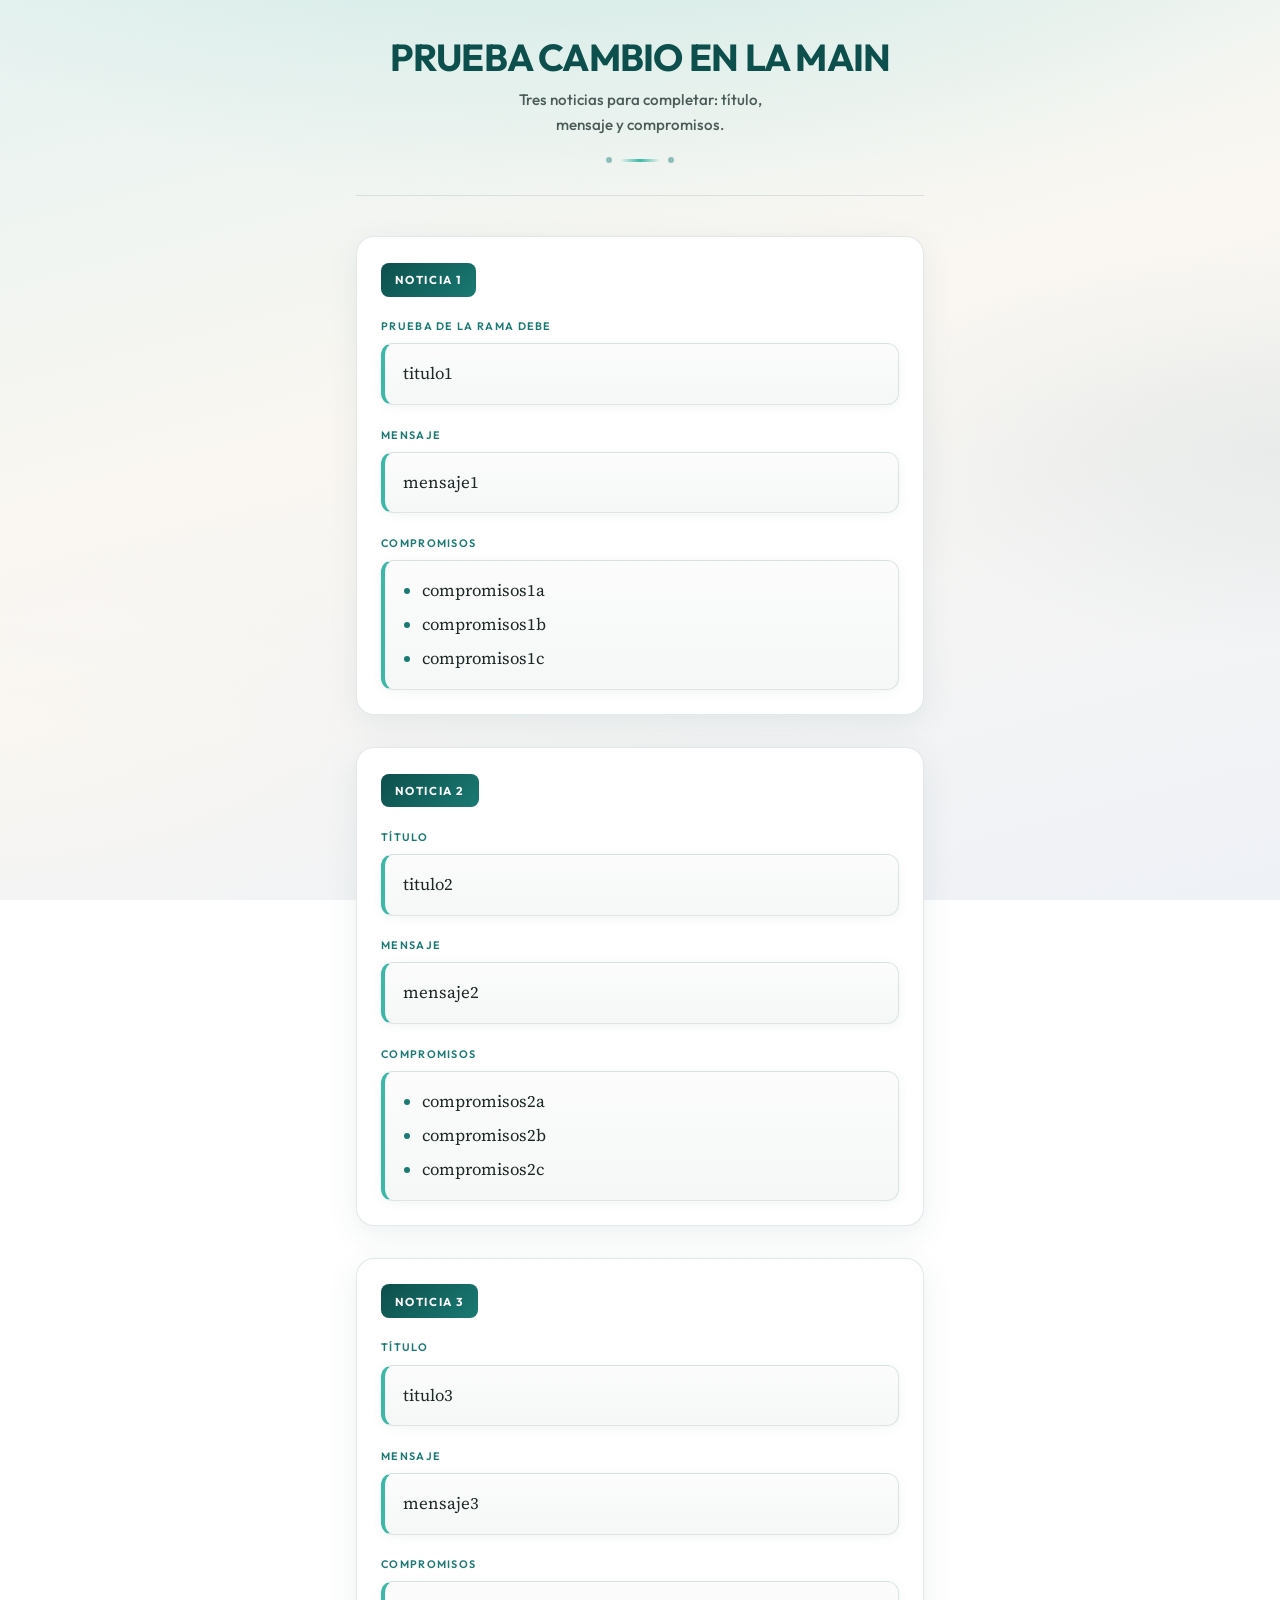
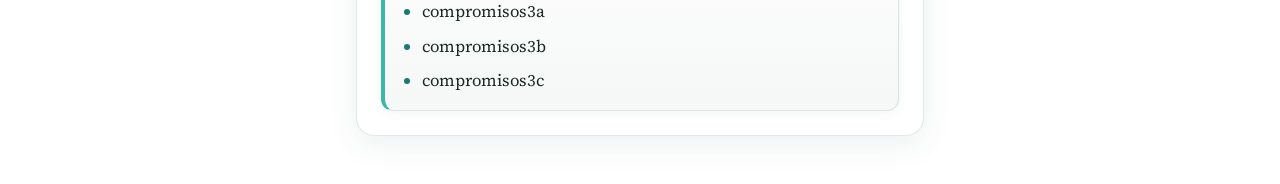
<file: index.html>
<!doctype html>
<html lang="es">
  <head>
    <meta charset="UTF-8" />
    <meta name="viewport" content="width=device-width, initial-scale=1.0" />
    <title>Voces para la Paz</title>

    <!--fuentes de imoportacion-->
    <link rel="preconnect" href="https://fonts.googleapis.com" />
    <link rel="preconnect" href="https://fonts.gstatic.com" crossorigin />
    <link
      href="https://fonts.googleapis.com/css2?family=Outfit:wght@500;600;700&family=Source+Serif+4:ital,opsz,wght@0,8..60,400;0,8..60,600;1,8..60,400&display=swap"
      rel="stylesheet"
    />
    <!-- importacion de la hoja de estilos-->
    <link rel="stylesheet" href="estilos.css" />
  </head>

  <body>
    <div class="pagina">
      <header class="encabezado">
        <h1>PRUEBA CAMBIO EN LA MAIN</h1>
        <p class="subtitulo">
          Tres noticias para completar: título, mensaje y compromisos.
        </p>
        <div class="decor" aria-hidden="true"><span></span></div>
      </header>

      <main class="noticias">
        <article class="plantilla">
          <h2 class="titulo-noticia">Noticia 1</h2>

          <section>
            <h3>prueba de la rama debe</h3>
            <div class="caja">
              <p>titulo1</p>
            </div>
          </section>

          <section>
            <h3>Mensaje</h3>
            <div class="caja">
              <p>mensaje1</p>
            </div>
          </section>

          <section>
            <h3>Compromisos</h3>
            <div class="caja">
              <ul>
                <li>compromisos1a</li>
                <li>compromisos1b</li>
                <li>compromisos1c</li>
              </ul>
            </div>
          </section>
        </article>

        <article class="plantilla">
          <h2 class="titulo-noticia">Noticia 2</h2>

          <section>
            <h3>Título</h3>
            <div class="caja">
              <p>titulo2</p>
            </div>
          </section>

          <section>
            <h3>Mensaje</h3>
            <div class="caja">
              <p>mensaje2</p>
            </div>
          </section>

          <section>
            <h3>Compromisos</h3>
            <div class="caja">
              <ul>
                <li>compromisos2a</li>
                <li>compromisos2b</li>
                <li>compromisos2c</li>
              </ul>
            </div>
          </section>
        </article>

        <article class="plantilla">
          <h2 class="titulo-noticia">Noticia 3</h2>

          <section>
            <h3>Título</h3>
            <div class="caja">
              <p>titulo3</p>
            </div>
          </section>

          <section>
            <h3>Mensaje</h3>
            <div class="caja">
              <p>mensaje3</p>
            </div>
          </section>

          <section>
            <h3>Compromisos</h3>
            <div class="caja">
              <ul>
                <li>compromisos3a</li>
                <li>compromisos3b</li>
                <li>compromisos3c</li>
              </ul>
            </div>
          </section>
        </article>
      </main>
    </div>
  </body>
</html>
</file>
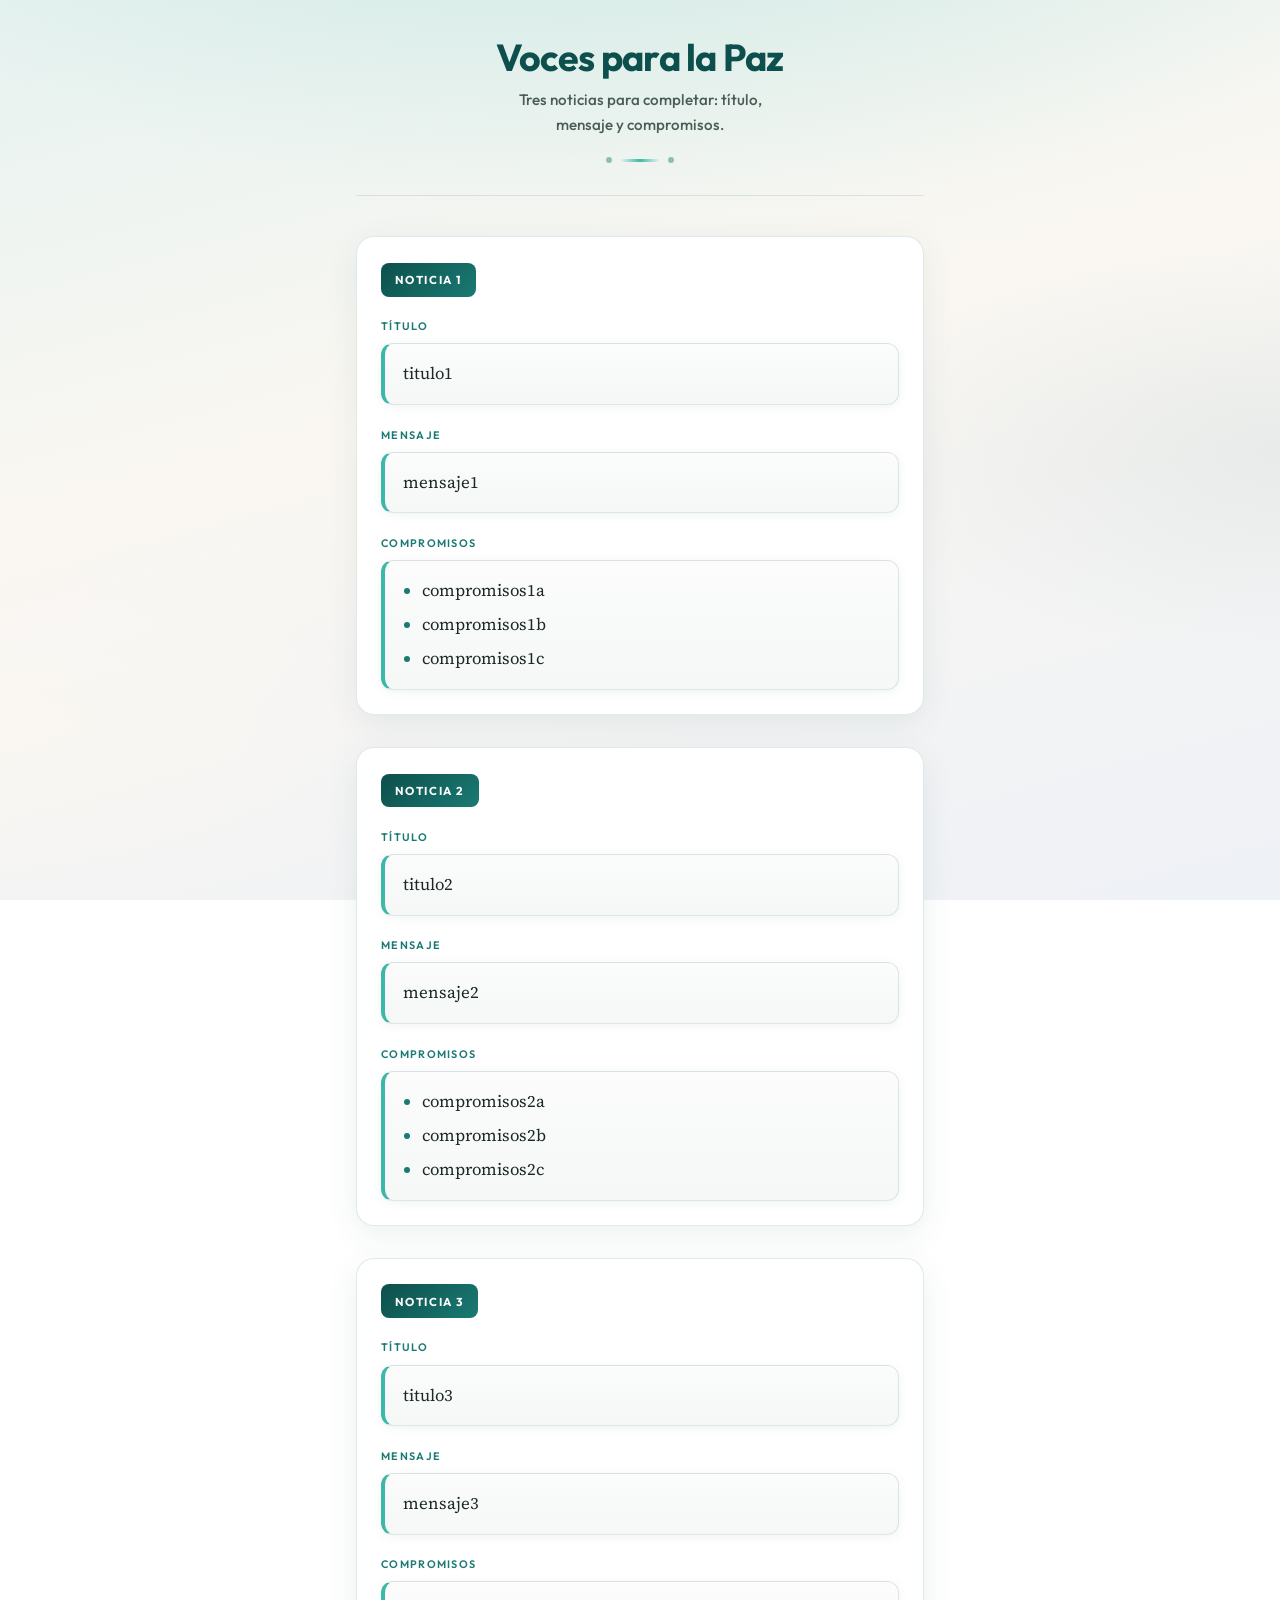
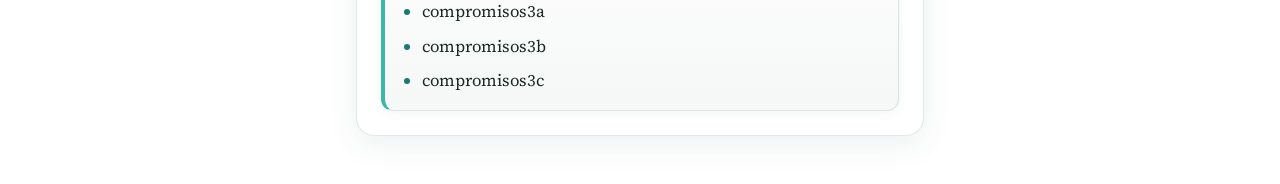
<file: main.html>
<!doctype html>
<html lang="es">
  <head>
    <meta charset="UTF-8" />
    <meta name="viewport" content="width=device-width, initial-scale=1.0" />
    <title>Voces para la Paz</title>

<!--fuentes de imoportacion-->
    <link rel="preconnect" href="https://fonts.googleapis.com" />
    <link rel="preconnect" href="https://fonts.gstatic.com" crossorigin />
    <link
      href="https://fonts.googleapis.com/css2?family=Outfit:wght@500;600;700&family=Source+Serif+4:ital,opsz,wght@0,8..60,400;0,8..60,600;1,8..60,400&display=swap"
      rel="stylesheet"
    />
    <!-- importacion de la hoja de estilos-->
    <link rel="stylesheet" href="estilos.css" />
  </head>

  <body>
    <div class="pagina">
      <header class="encabezado">
        <h1>Voces para la Paz</h1>
        <p class="subtitulo">
          Tres noticias para completar: título, mensaje y compromisos.
        </p>
        <div class="decor" aria-hidden="true"><span></span></div>
      </header>

      <main class="noticias">
        <article class="plantilla">
          <h2 class="titulo-noticia">Noticia 1</h2>

          <section>
            <h3>Título</h3>
            <div class="caja">
              <p>titulo1</p>
            </div>
          </section>

          <section>
            <h3>Mensaje</h3>
            <div class="caja">
              <p>mensaje1</p>
            </div>
          </section>

          <section>
            <h3>Compromisos</h3>
            <div class="caja">
              <ul>
                <li>compromisos1a</li>
                <li>compromisos1b</li>
                <li>compromisos1c</li>
              </ul>
            </div>
          </section>
        </article>

        <article class="plantilla">
          <h2 class="titulo-noticia">Noticia 2</h2>

          <section>
            <h3>Título</h3>
            <div class="caja">
              <p>titulo2</p>
            </div>
          </section>

          <section>
            <h3>Mensaje</h3>
            <div class="caja">
              <p>mensaje2</p>
            </div>
          </section>

          <section>
            <h3>Compromisos</h3>
            <div class="caja">
              <ul>
                <li>compromisos2a</li>
                <li>compromisos2b</li>
                <li>compromisos2c</li>
              </ul>
            </div>
          </section>
        </article>

        <article class="plantilla">
          <h2 class="titulo-noticia">Noticia 3</h2>

          <section>
            <h3>Título</h3>
            <div class="caja">
              <p>titulo3</p>
            </div>
          </section>

          <section>
            <h3>Mensaje</h3>
            <div class="caja">
              <p>mensaje3</p>
            </div>
          </section>

          <section>
            <h3>Compromisos</h3>
            <div class="caja">
              <ul>
                <li>compromisos3a</li>
                <li>compromisos3b</li>
                <li>compromisos3c</li>
              </ul>
            </div>
          </section>
        </article>
      </main>
    </div>
  </body>
</html>
</file>
<file: estilos.css>
:root {
  --mar: #0d4f4c;
  --mar-suave: #1a7a73;
  --arena: #faf7f2;
  --blanco: #ffffff;
  --texto: #1c2826;
  --texto-suave: #4a5c58;
  --borde: rgba(13, 79, 76, 0.12);
  --acento-linea: #3db8a8;
  --sombra: 0 8px 32px rgba(13, 79, 76, 0.08);
  --sombra-caja: 0 2px 12px rgba(13, 79, 76, 0.06);
}

* {
  box-sizing: border-box;
}

body {
  margin: 0;
  min-height: 100vh;
  font-family: "Source Serif 4", Georgia, "Times New Roman", serif;
  font-size: 1.05rem;
  line-height: 1.65;
  color: var(--texto);

  background:
    radial-gradient(
      ellipse 120% 80% at 50% -20%,
      rgba(61, 184, 168, 0.18),
      transparent 55%
    ),
    radial-gradient(
      ellipse 80% 50% at 100% 50%,
      rgba(13, 79, 76, 0.06),
      transparent 45%
    ),
    radial-gradient(
      ellipse 60% 40% at 0% 80%,
      rgba(250, 247, 242, 0.9),
      transparent 50%
    ),
    linear-gradient(165deg, #e6f2f0 0%, var(--arena) 42%, #eef1f6 100%);

  background-attachment: fixed;
}

.pagina {
  max-width: 38rem;
  margin: 0 auto;
  padding: 2.25rem 1.25rem 3rem;
}

.encabezado {
  text-align: center;
  margin-bottom: 2.5rem;
  padding-bottom: 2rem;
  border-bottom: 1px solid var(--borde);
}

.encabezado h1 {
  font-family: "Outfit", system-ui, sans-serif;
  font-weight: 700;
  font-size: clamp(1.85rem, 5vw, 2.35rem);
  letter-spacing: -0.02em;
  line-height: 1.15;
  margin: 0 0 0.5rem 0;
  color: var(--mar);
}

.subtitulo {
  font-family: "Outfit", system-ui, sans-serif;
  font-weight: 500;
  font-size: 0.95rem;
  color: var(--texto-suave);
  margin: 0;
  max-width: 28ch;
  margin-inline: auto;
}

.decor {
  display: flex;
  align-items: center;
  justify-content: center;
  gap: 0.5rem;
  margin-top: 1.25rem;
}

.decor span {
  width: 2.5rem;
  height: 3px;
  border-radius: 99px;
  background: linear-gradient(
    90deg,
    transparent,
    var(--acento-linea),
    transparent
  );
}

.decor::before,
.decor::after {
  content: "";
  width: 6px;
  height: 6px;
  border-radius: 50%;
  background: var(--mar-suave);
  opacity: 0.45;
}

.noticias {
  display: flex;
  flex-direction: column;
  gap: 2rem;
}

.plantilla {
  background: var(--blanco);
  border-radius: 18px;
  padding: 1.75rem 1.5rem 1.5rem;
  box-shadow: var(--sombra);
  border: 1px solid var(--borde);
}

.titulo-noticia {
  font-family: "Outfit", system-ui, sans-serif;
  font-size: 0.72rem;
  font-weight: 700;
  letter-spacing: 0.14em;
  text-transform: uppercase;
  color: var(--blanco);
  background: linear-gradient(135deg, var(--mar) 0%, var(--mar-suave) 100%);
  margin: -0.25rem 0 1.35rem 0;
  padding: 0.45rem 0.85rem;
  border-radius: 8px;
  display: inline-block;
}

.plantilla section {
  margin-bottom: 1.35rem;
}

.plantilla section:last-child {
  margin-bottom: 0;
}

.plantilla h3 {
  font-family: "Outfit", system-ui, sans-serif;
  font-size: 0.68rem;
  font-weight: 600;
  letter-spacing: 0.12em;
  text-transform: uppercase;
  color: var(--mar-suave);
  margin: 0 0 0.45rem 0;
}

.caja {
  background: linear-gradient(180deg, #fbfcfb 0%, #f5f8f7 100%);
  border: 1px solid var(--borde);
  border-left: 4px solid var(--acento-linea);
  border-radius: 12px;
  padding: 1rem 1.1rem;
  box-shadow: var(--sombra-caja);
}

.caja p {
  margin: 0;
}

.caja ul {
  margin: 0;
  padding-left: 1.2rem;
}

.caja li {
  margin-bottom: 0.4rem;
}

.caja li:last-child {
  margin-bottom: 0;
}

.caja li::marker {
  color: var(--mar-suave);
}
</file>
